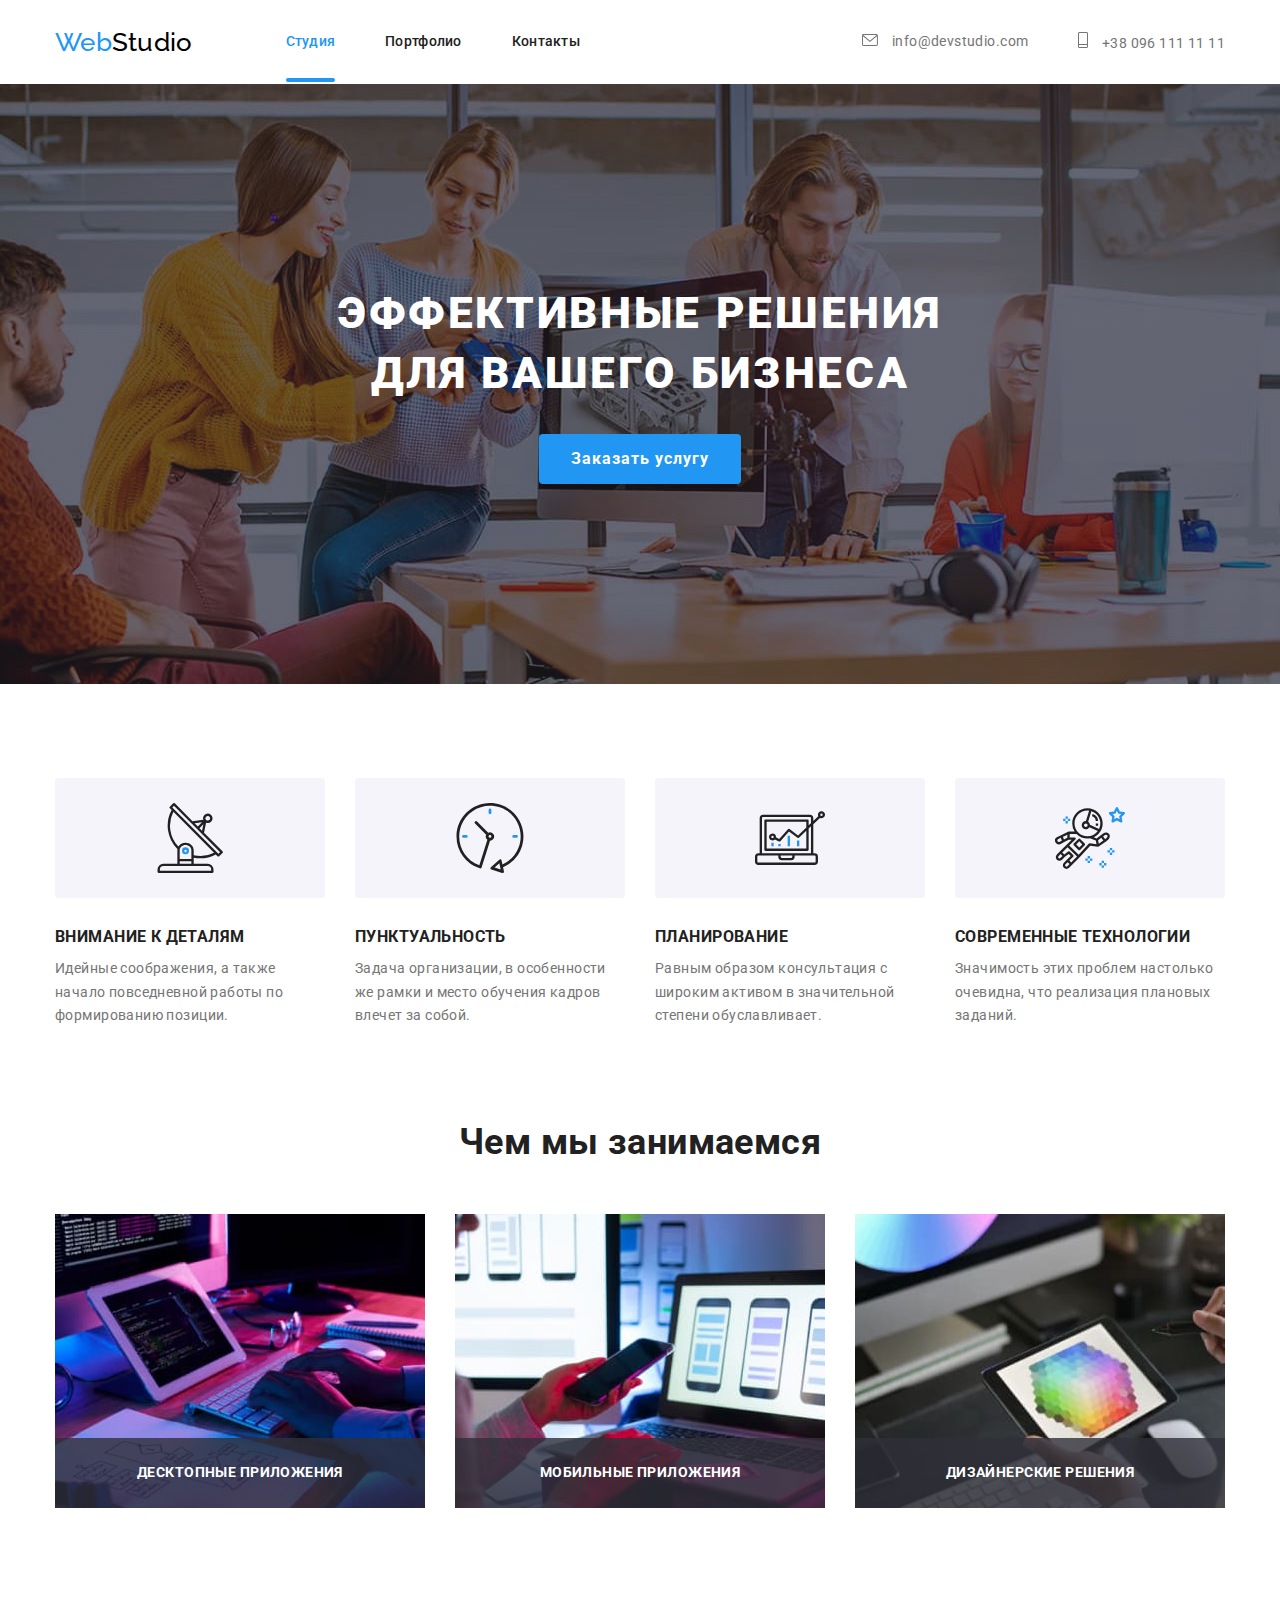
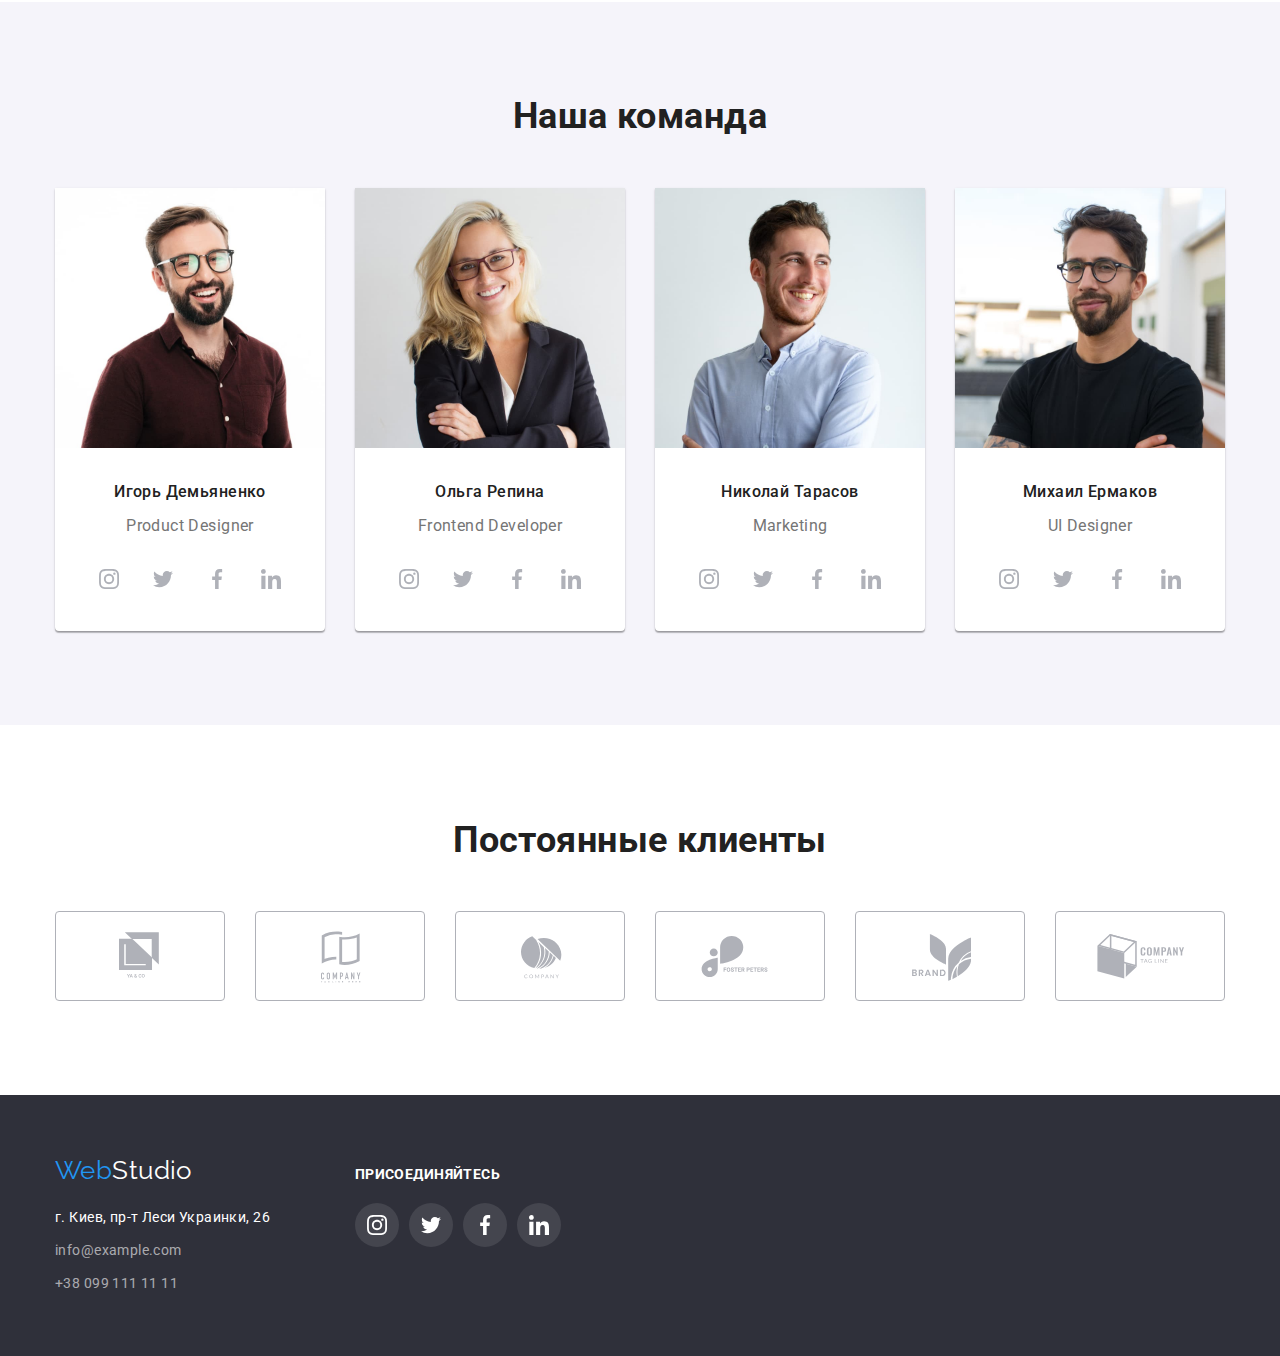
<file: index.html>
<!DOCTYPE html>
<html lang="ru">
<head>
    <meta charset="UTF-8">
    <meta name="viewport" content="width=device-width, initial-scale=1.0">
    <title>Document</title>
    <link rel="stylesheet" href="https://cdnjs.cloudflare.com/ajax/libs/modern-normalize/1.0.0/modern-normalize.min.css">
    <link rel="preconnect" href="https://fonts.gstatic.com">
    <link href="https://fonts.googleapis.com/css2?family=Raleway:wght@700&family=Roboto:wght@400;500;700;900&display=swap"
    rel="stylesheet">
    <link rel="stylesheet" href="./style/style.css">
</head>
<body>
    <!--Шапка сайта-->
    <header>
        <div class="container header-div">
          <nav class="nav">
            <a class="logo" href="./index.html">
                Web<span class="logo-type">Studio</span></a>
            <ul class="list header-link">
                <li class="item"><a class="nav-link current" href="./index.html">Студия</a></li>
                <li class="item"><a class="nav-link" href="./portfolio.html">Портфолио</a></li>
                <li class="item"><a class="nav-link" href="">Контакты</a></li>
            </ul>
          </nav>
          <ul class="list header-contacts">
            <li class="item">
                <a class="nav-contacts" href="mailto:info@devstudio.com">
                    <svg class="svg-mail">
                        <use href="./images/symbol-defs.svg#icon-envelope"></use>
                    </svg>
                    info@devstudio.com</a>
            </li>
            <li class="item">
                <a class="nav-contacts" href="tel:+380961111111">
                    <svg class="svg-tel">
                        <use href="./images/symbol-defs.svg#icon-mobile"></use>
                    </svg>
                    +38 096 111 11 11</a>
            </li>
          </ul>
        </div>
    </header>

    <main>
<!--Герой-->
        <section class="hero overlay"> 
                <h1 class="hero-title">Эффективные решения для вашего бизнеса</h1>
                <div class="hero-div">
                    <button data-modal-open class="hero-button">Заказать услугу</button>  
                </div>
        </section>

        <!--Особенности-->
        <section class="features">
            <div class="container">
            <h2 class="visually-hidden">Особенности компании</h2>
            <ul class="list features-list">
                <li class="item">
                    <div class="features-svg">
                        <svg class="item-svg">
                            <use href="./images/symbol-defs.svg#icon-Group"></use>
                        </svg>
                    </div>
                        <h3 class="features-title">Внимание к деталям</h3>
                            <p class="features-description">Идейные соображения, а также начало повседневной работы по формированию позиции.</p>
                </li>
                <li class="item">
                    <div class="features-svg">
                        <svg class="item-svg">
                            <use href="./images/symbol-defs.svg#icon-clock-1"></use>
                        </svg>
                    </div>
                    <h3 class="features-title">Пунктуальность</h3>
                        <p class="features-description">Задача организации, в особенности же рамки и место обучения кадров влечет за собой.</p>
                </li>
                <li class="item">
                    <div class="features-svg">
                        <svg class="item-svg">
                            <use href="./images/symbol-defs.svg#icon-diagram-1"></use>
                        </svg>
                    </div>
                    <h3 class="features-title">Планирование</h3>
                    <p class="features-description">Равным образом консультация с широким активом в значительной степени обуславливает.</p>
                </li>
                <li class="item">
                      <div class="features-svg">
                        <svg class="item-svg">
                            <use href="./images/symbol-defs.svg#icon-astronaut-1"></use>
                        </svg>
                    </div>  
                    <h3 class="features-title">Современные технологии</h3>
                    <p class="features-description">Значимость этих проблем настолько очевидна, что реализация плановых заданий.</p>
                </li>
            </ul>
            </div>
        </section>
        
        <!--примеры работ-->
        <section class="works">
            <div class="container">
                <h2 class="title-section">Чем мы занимаемся</h2>
                    <ul class="list works-list">
                    <li class="list">                       
                        <img src="./images/comp.jpg" alt="работа на компьютере" width="370" height="294">
                        <div class="work-name">
                            <p>ДЕСКТОПНЫЕ ПРИЛОЖЕНИЯ</p>
                        </div>
                    </li>
                    <li class="list">                  
                        <img src="./images/smart.jpg" alt="работа на смартфоне" width="370" height="294"> 
                        <div class="work-name">
                            <p>МОБИЛЬНЫЕ ПРИЛОЖЕНИЯ</p>
                        </div>                      
                    </li>
                    <li class="list">                      
                        <img src="./images/tablet.jpg" alt="работа на планшете" width="370" height="294">
                        <div class="work-name">
                            <p>ДИЗАЙНЕРСКИЕ РЕШЕНИЯ</p>
                        </div>               
                    </li>
                 </ul>
            </div>
        </section>
<!--Состав команды-->
        <section class="team">
            <div class="container">
                <h2 class="title-section">Наша команда</h2>
                <ul class="list team-list">
                    <li class="item"> 
                        <img class="team-photo" src="./images/Igor.jpg" alt="фото Игоря Демьяненко" width="270" height="260">
                        <div> 
                            <h3 class="member-team">Игорь Демьяненко</h3>
                            <p class="description-member">Product Designer</p>
                            <ul class="list team-links">
                                <li class="link-item">
                                    <a class="container-link" href="">
                                        <svg class="team-svg">
                                            <use href="./images/symbol-defs.svg#icon-instagram-2"></use>
                                        </svg>
                                    </a>
                                </li>
                                <li class="link-item">
                                    <a class="container-link" href="">
                                        <svg class="team-svg">
                                            <use href="./images/symbol-defs.svg#icon-twitter-1"></use>
                                        </svg>
                                    </a>
                                </li>
                                <li class="link-item">
                                    <a class="container-link" href="">
                                        <svg class="team-svg">
                                            <use href="./images/symbol-defs.svg#icon-facebook-1"></use>
                                        </svg>
                                    </a>
                                </li>
                                <li class="link-item">
                                    <a class="container-link" href="">
                                        <svg class="team-svg">
                                            <use href="./images/symbol-defs.svg#icon-linkedin-1"></use>
                                        </svg>
                                    </a>
                                </li>
                            </ul>
                        </div>
                    </li>
                     <li class="item">               
                        <img class="team-photo" src="./images/Olga.jpg" alt="фото Ольги Репиной" width="270" height="260">
                         <div>
                            <h3 class="member-team">Ольга Репина</h3>
                            <p class="description-member">Frontend Developer</p>
                           <ul class="list team-links">
                                <li class="link-item">
                                    <a class="container-link" href="">
                                        <svg class="team-svg">
                                            <use href="./images/symbol-defs.svg#icon-instagram-2"></use>
                                        </svg>
                                    </a>
                                </li>
                                <li class="link-item">
                                    <a class="container-link" href="">
                                        <svg class="team-svg">
                                            <use href="./images/symbol-defs.svg#icon-twitter-1"></use>
                                        </svg>
                                    </a>
                                </li>
                                <li class="link-item">
                                    <a class="container-link" href="">
                                        <svg class="team-svg">
                                            <use href="./images/symbol-defs.svg#icon-facebook-1"></use>
                                        </svg>
                                    </a>
                                </li>
                                <li class="link-item">
                                    <a class="container-link" href="">
                                        <svg class="team-svg">
                                            <use href="./images/symbol-defs.svg#icon-linkedin-1"></use>
                                        </svg>
                                    </a>
                                </li>
                           </ul> 
                        </div>
                    </li>
                    <li class="item">
                        <img class="team-photo" src="./images/Nikolay.jpg" alt="фото Николая Тарасова" width="270" height="260">
                        <div>
                            <h3 class="member-team">Николай Тарасов</h3>
                            <p class="description-member">Marketing</p>
                            <ul class="list team-links">
                                <li class="link-item">
                                    <a class="container-link" href="">
                                        <svg class="team-svg">
                                            <use href="./images/symbol-defs.svg#icon-instagram-2"></use>
                                        </svg>
                                    </a>
                                </li>
                                <li class="link-item">
                                    <a class="container-link" href="">
                                        <svg class="team-svg">
                                            <use href="./images/symbol-defs.svg#icon-twitter-1"></use>
                                        </svg>
                                    </a>
                                </li>
                                <li class="link-item">
                                    <a class="container-link" href="">
                                        <svg class="team-svg">
                                            <use href="./images/symbol-defs.svg#icon-facebook-1"></use>
                                        </svg>
                                    </a>
                                </li>
                                <li class="link-item">
                                    <a class="container-link" href="">
                                        <svg class="team-svg">
                                            <use href="./images/symbol-defs.svg#icon-linkedin-1"></use>
                                        </svg>
                                    </a>
                                </li>
                            </ul>
                        </div>  
                    </li>
                    <li class="item">
                        <img class="team-photo" src="./images/Mihail.jpg" alt="фото Михаила Ермакова" width="270" height="260">
                        <div>
                            <h3 class="member-team">Михаил Ермаков</h3>
                            <p class="description-member">UI Designer</p>
                            <ul class="list team-links">
                                <li class="link-item">
                                    <a class="container-link" href="">
                                        <svg class="team-svg">
                                            <use href="./images/symbol-defs.svg#icon-instagram-2"></use>
                                        </svg>
                                    </a>
                                </li>
                                <li class="link-item">
                                    <a class="container-link" href="">
                                        <svg class="team-svg">
                                            <use href="./images/symbol-defs.svg#icon-twitter-1"></use>
                                        </svg>
                                    </a>
                                </li>
                                <li class="link-item">
                                    <a class="container-link" href="">
                                        <svg class="team-svg">
                                            <use href="./images/symbol-defs.svg#icon-facebook-1"></use>
                                        </svg>
                                    </a>
                                </li>
                                <li class="link-item">
                                    <a class="container-link" href="">
                                        <svg class="team-svg">
                                            <use href="./images/symbol-defs.svg#icon-linkedin-1"></use>
                                        </svg>
                                    </a>
                                </li>
                            </ul>
                        </div>
                    </li>
            </ul>
            </div>
        </section >
 <!-- clients -->
        <section class="clients">
            <div class="container">
                <h2 class="clints-title">Постоянные клиенты</h2>
                <ul class="clients-icon list">
                    <li class="clients-container">
                            <a class="clients-link" href="">
                                <svg class="clients-svg1">
                                    <use href="./images/symbol-defs.svg#icon-logo-1"></use>
                                </svg>
                            </a>
                    </li>
                    <li class="clients-container">
                            <a class="clients-link" href="">
                                <svg class="clients-svg2">
                                    <use href="./images/symbol-defs.svg#icon-logo-2"></use>
                                </svg>
                            </a>
                    </li>
                    <li class="clients-container">
                            <a class="clients-link" href="">
                                <svg class="clients-svg3">
                                    <use href="./images/symbol-defs.svg#icon-logo-3"></use>
                                </svg>
                            </a>
                    </li>
                    <li class="clients-container">
                            <a class="clients-link" href="">
                                <svg class="clients-svg4">
                                    <use href="./images/symbol-defs.svg#icon-logo-4"></use>
                                </svg>
                            </a>
                    </li>
                    <li class="clients-container">
                            <a class="clients-link" href="">
                                <svg class="clients-svg5">
                                    <use href="./images/symbol-defs.svg#icon-logo-5"></use>
                                </svg>
                            </a>
                    </li>
                    <li class="clients-container">
                            <a class="clients-link" href="">
                                <svg class="clients-svg6">
                                    <use href="./images/symbol-defs.svg#icon-logo-6"></use>
                                </svg>
                            </a>
                    </li>
                </ul>
            </div>
        </section>
        
    </main>
<!--футер-->
    <footer class="footer"> 
            <div class="container footer-position">
                <div>
                    <a class="logo footer-company" href="./index.html">
                     Web<span class="logo-footer">Studio</span> 
                    </a>
                    <address class="footer-address">
                     г. Киев, пр-т Леси Украинки, 26
                    </address>
                    <ul class="list footer-info">
                    <li class="item">
                        <a class="footer-contacts footer-mail" href="mailto:info@example.com">info@example.com</a>
                    </li>
                    <li class="item">
                        <a class="footer-contacts" href="tel:+380991111111">+38 099 111 11 11</a>
                    </li>
                    </ul>
                </div>
                <div class="container-join">
                    <p class="footer-appeal">ПРИСОЕДИНЯЙТЕСЬ</p>
                    <ul class="list footer-list-svg">
                        <li class="footer-mess">
                            <a class="footer-link-mess" href="">
                                <svg class="footer-svg">
                                    <use href="./images/symbol-defs.svg#icon-instagram-2"></use>
                                </svg>
                            </a>
                        </li>
                        <li class="footer-mess">
                            <a class="footer-link-mess" href="">
                                <svg class="footer-svg">
                                    <use href="./images/symbol-defs.svg#icon-twitter-1"></use>
                                </svg>
                            </a>
                        </li>
                        <li class="footer-mess">
                            <a class="footer-link-mess" href="">
                                <svg class="footer-svg">
                                    <use href="./images/symbol-defs.svg#icon-facebook-1"></use>
                                </svg>
                            </a>
                        </li>
                        <li class="footer-mess">
                            <a class="footer-link-mess" href="">
                                <svg class="footer-svg">
                                    <use href="./images/symbol-defs.svg#icon-linkedin-1"></use>
                                </svg>
                            </a>
                        </li>
                    </ul>

                </div>
            </div>
    </footer>
    <!-- Modal -->
    <div class="backdrop is-hidden" data-modal>
        <div class="modal">
            <button class="close-modal" data-modal-close>
                <svg class="close-svg">
                    <use href="./images/symbol-defs.svg#icon-close-1"></use>
                </svg>
            </button>
        </div>
    </div>
    <script src="./js/modal.js"></script>
    
</body>
</html>
</file>
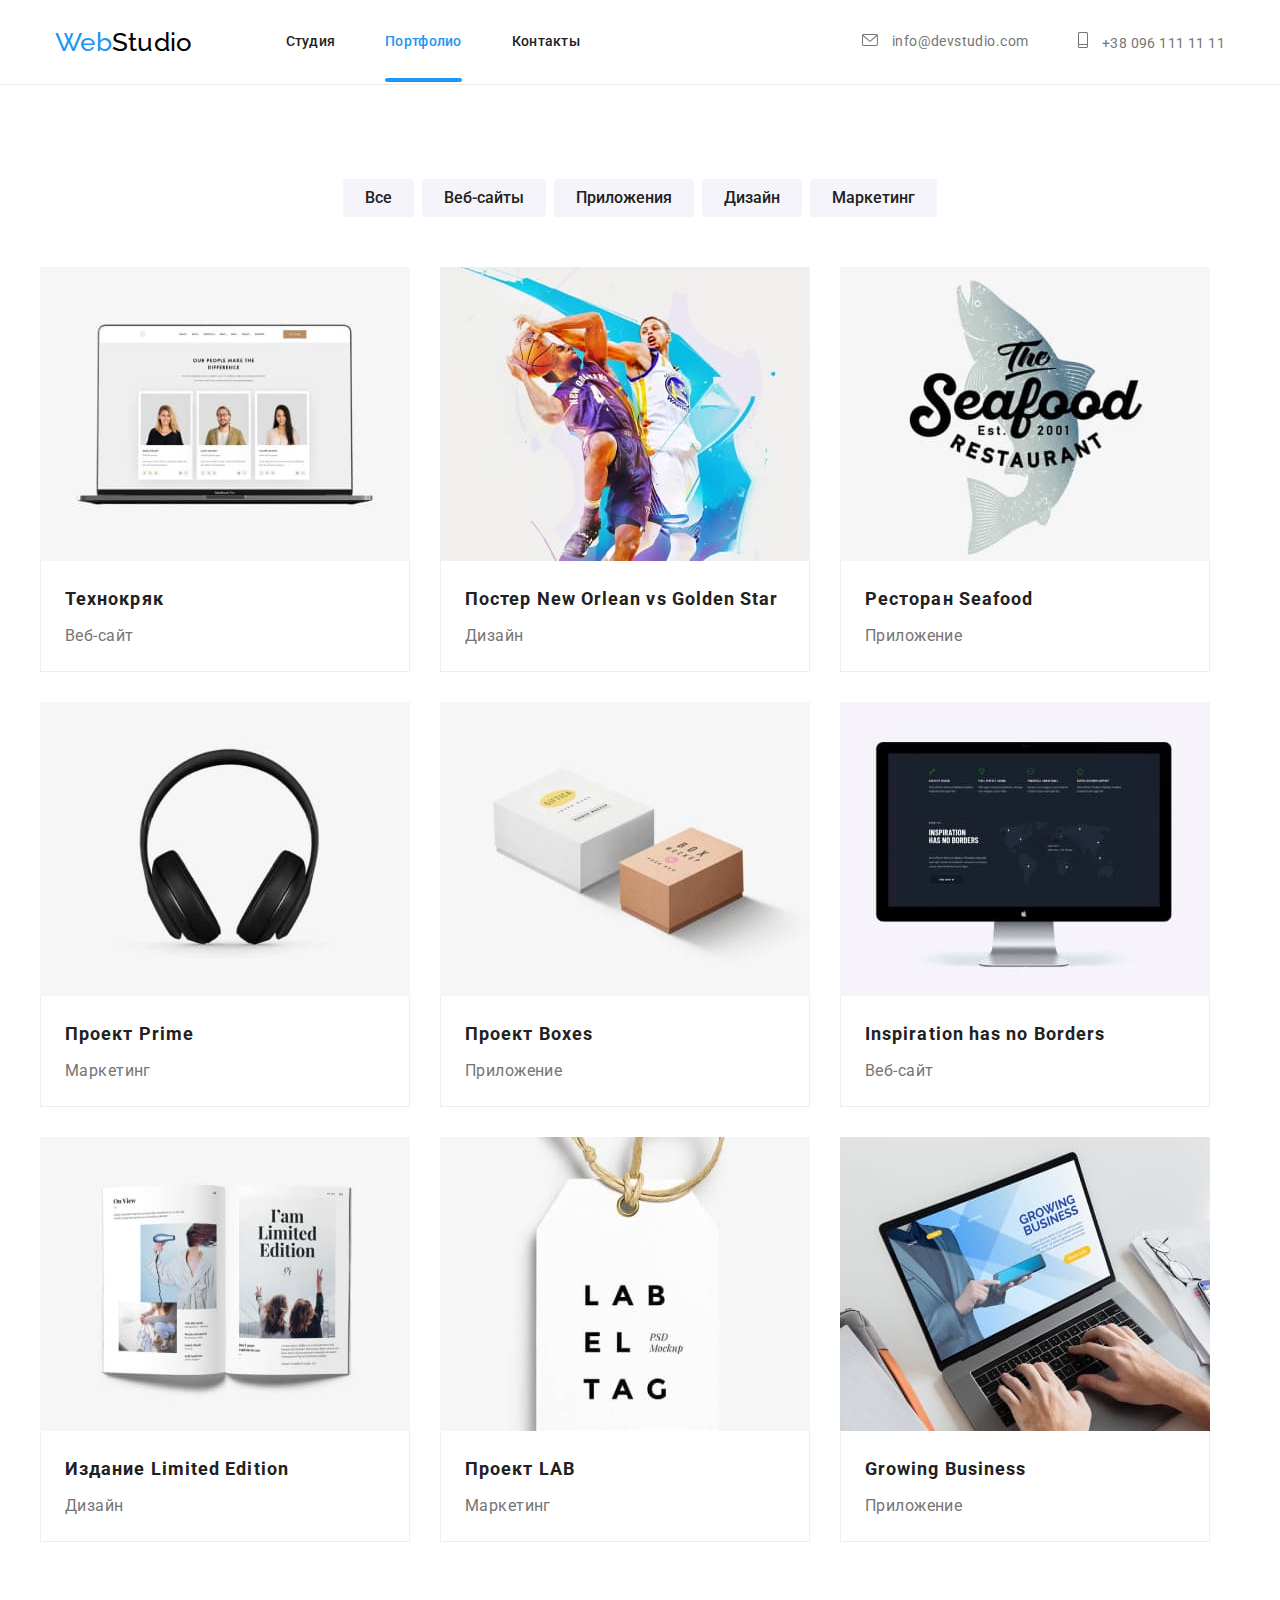
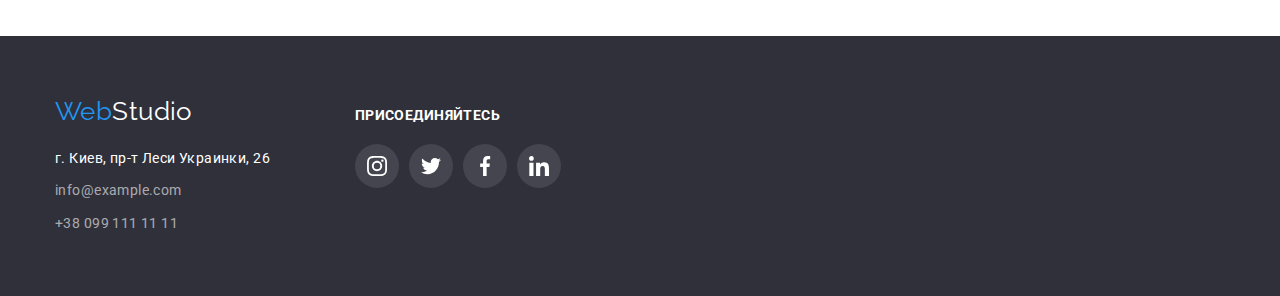
<file: portfolio.html>
<!DOCTYPE html>
<html lang="ru">

<head>
    <meta charset="UTF-8">
    <meta name="viewport" content="width=device-width, initial-scale=1.0">
    <title>Document</title>
    <link rel="stylesheet" href="https://cdnjs.cloudflare.com/ajax/libs/modern-normalize/1.0.0/modern-normalize.min.css">
    <link rel="preconnect" href="https://fonts.gstatic.com">
    <link href="https://fonts.googleapis.com/css2?family=Raleway:wght@700&family=Roboto:wght@400;500;700;900&display=swap"
    rel="stylesheet">
    <link rel="stylesheet" href="./style/style.css">
</head>

<body>
    <!--Шапка сайта-->
    <header class="header-portfolio">
        <div class="container header-div">
            <nav class="nav">
                <a class="logo" href="./index.html">
                 Web<span class="logo-type">Studio</span>
                </a>
                <ul class="list header-link">
                <li class="item"><a class="nav-link " href="./index.html">Студия</a></li>
                <li class="item"><a class="nav-link current" href="./portfolio.html">Портфолио</a></li>
                <li class="item"><a class="nav-link " href="">Контакты</a></li>
                </ul>
            </nav>
            <ul class="list header-contacts">
                <li class="item">
                    <a class="nav-contacts" href="mailto:info@devstudio.com">
                        <svg class="svg-mail">
                            <use href="./images/symbol-defs.svg#icon-envelope"></use>
                        </svg>
                        info@devstudio.com</a>
                </li>
                <li class="item">
                    <a class="nav-contacts" href="tel:+380961111111">
                        <svg class="svg-tel">
                            <use href="./images/symbol-defs.svg#icon-mobile"></use>
                        </svg>
                        +38 096 111 11 11</a>
                </li>
            </ul>
        </div>
    </header>

    <main>
        <section>
            <div class="container examples-container">
                <h1 class="visually-hidden">Примеры работ</h1>
        <!-- Список кнопок -->
                <ul class="list examples-button">
                    <li class="item">
                        <button class="button" type="button">Все</button>
                    </li>
                    <li class="item">
                        <button class="button" type="button">Веб-сайты</button>
                    </li>
                    <li class="item">
                     <button class="button" type="button">Приложения</button>
                    </li>
                    <li class="item">
                     <button class="button" type="button">Дизайн</button>
                     </li>
                 <li class="item">
                        <button class="button" type="button">Маркетинг</button>
                 </li>
                </ul>
         <!-- Список работ -->
                <ul class="list examples">
                    <li class="item">
                     <a class="decor" href="">
                        <div class="examples-overlay">
                            <img class="examples-img" src="./images/Tehno.jpg" alt="страница веб-сайта">
                            <p class="overlay-text">Технокряк это современная площадка распространения коронавируса. Компании используют эту платформу для цифрового
                            шпионажа и атак на защищённые сервера конкурентов.</p>
                        </div>
                        <div class="decor-description"> 
                             <h2 class="portfolio-title">Технокряк</h2>
                             <p class="portfolio-filter">Веб-сайт</p>
                        </div>
                    </a>
                    </li>
                    <li class="item">
                     <a class="decor" href="">
                        <div class="examples-overlay">
                         <img class="examples-img" src="./images/poster.jpg" alt="два баскетболиста">
                        <p class="overlay-text">Технокряк это современная площадка распространения коронавируса. Компании используют эту платформу для цифрового
                            шпионажа и атак на защищённые сервера конкурентов.</p>
                        </div>
                         <div class="decor-description">
                             <h2 class="portfolio-title">Постер 
                             <span lang="en">New Orlean vs Golden Star</span></h2>
                             <p class="portfolio-filter">Дизайн</p>
                            </div>
                     </a>
                    </li>
                    <li class="item">
                     <a class="decor" href="">
                        <div class="examples-overlay">
                         <img class="examples-img" src="./images/rest.jpg" alt="логотип ресторана">
                        <p class="overlay-text">Технокряк это современная площадка распространения коронавируса. Компании используют эту платформу для цифрового
                            шпионажа и атак на защищённые сервера конкурентов.</p>
                        </div>
                         <div class="decor-description">
                              <h2 class="portfolio-title">Ресторан   
                              <span lang="en">Seafood</span></h2>
                              <p class="portfolio-filter">Приложение</p>
                          </div>
                     </a>
                    </li>
                    <li class="item">
                     <a class="decor" href="">
                        <div class="examples-overlay">
                         <img class="examples-img" src="./images/prime.jpg" alt="черные наушники">
                        <p class="overlay-text">Технокряк это современная площадка распространения коронавируса. Компании используют эту платформу для цифрового
                            шпионажа и атак на защищённые сервера конкурентов.</p>
                        </div>
                         <div class="decor-description">   
                               <h2 class="portfolio-title">Проект 
                              <span lang="en">Prime</span>
                             </h2>
                              <p class="portfolio-filter">Маркетинг</p>
                         </div>
                     </a>
                    </li>
                    <li class="item">
                      <a class="decor" href="">
                        <div class="examples-overlay">
                          <img class="examples-img" src="./images/boxes.jpg" alt="две коробки">
                        <p class="overlay-text">Технокряк это современная площадка распространения коронавируса. Компании используют эту платформу для цифрового
                            шпионажа и атак на защищённые сервера конкурентов.</p>
                        </div>
                          <div class="decor-description">
                              <h2 class="portfolio-title">Проект 
                              <span lang="en">Boxes</span>
                             </h2>
                             <p class="portfolio-filter">Приложение</p>
                          </div>
                     </a>
                    </li>
                    <li class="item">
                     <a class="decor" href="">
                        <div class="examples-overlay">
                         <img class="examples-img" src="./images/mon.jpg" alt="Обзор веб-сайта на мониторе">
                        <p class="overlay-text">Технокряк это современная площадка распространения коронавируса. Компании используют эту платформу для цифрового
                            шпионажа и атак на защищённые сервера конкурентов.</p>
                        </div>
                         <div class="decor-description">    
                              <h2 class="portfolio-title" lang="en">Inspiration has no Borders</h2>
                              <p class="portfolio-filter">Веб-сайт</p>
                         </div>
                     </a>
                    </li>
                    <li class="item">
                     <a class="decor" href="">
                        <div class="examples-overlay">
                          <img class="examples-img" src="./images/edition.jpg" alt="открытая книга">
                        <p class="overlay-text">Технокряк это современная площадка распространения коронавируса. Компании используют эту платформу для цифрового
                            шпионажа и атак на защищённые сервера конкурентов.</p>
                        </div>
                          <div class="decor-description">
                               <h2 class="portfolio-title">Издание 
                              <span lang="en">Limited Edition</span> 
                             </h2>
                                 <p class="portfolio-filter">Дизайн</p>
                         </div>
                     </a>
                    </li>
                    <li class="item">
                     <a class="decor" href="">
                        <div class="examples-overlay">
                            <img class="examples-img" src="./images/lab.jpg" alt="логотип компании">
                            <p class="overlay-text">Технокряк это современная площадка распространения коронавируса. Компании используют эту платформу для цифрового
                            шпионажа и атак на защищённые сервера конкурентов.</p>
                        </div>
                         <div class="decor-description">    
                              <h2 class="portfolio-title">Проект 
                             <span lang="en">LAB</span> 
                             </h2>
                                 <p class="portfolio-filter">Маркетинг</p>
                        </div>
                      </a>
                    </li>
                    <li class="item">
                     <a class="decor" href="">
                        <div class="examples-overlay">
                          <img class="examples-img" src="./images/business.jpg" alt="обзор веб-сайта на ноутбуке">
                          <p class="overlay-text">Технокряк это современная площадка распространения коронавируса. Компании используют эту платформу для цифрового
                          шпионажа и атак на защищённые сервера конкурентов.</p>
                        </div>
                        <div class="decor-description">    
                             <h2 class="portfolio-title" lang="en">Growing Business</h2>
                              <p class="portfolio-filter">Приложение</p>
                         </div>
                     </a>
                    </li>
                </ul>
            </div>
        </section>
    </main>
    <!--футер-->
<footer class="footer">
    <div class="container footer-position">
        <div>
            <a class="logo footer-company" href="./index.html">
                Web<span class="logo-footer">Studio</span>
            </a>
            <address class="footer-address">
                г. Киев, пр-т Леси Украинки, 26
            </address>
            <ul class="list footer-info">
                <li class="item">
                    <a class="footer-contacts footer-mail" href="mailto:info@example.com">info@example.com</a>
                </li>
                <li class="item">
                    <a class="footer-contacts" href="tel:+380991111111">+38 099 111 11 11</a>
                </li>
            </ul>
        </div>
        <div class="container-join">
            <p class="footer-appeal">ПРИСОЕДИНЯЙТЕСЬ</p>
            <ul class="list footer-list-svg">
                <li class="footer-mess">
                    <a class="footer-link-mess" href="">
                        <svg class="footer-svg">
                            <use href="./images/symbol-defs.svg#icon-instagram-2"></use>
                        </svg>
                    </a>
                </li>
                <li class="footer-mess">
                    <a class="footer-link-mess" href="">
                        <svg class="footer-svg">
                            <use href="./images/symbol-defs.svg#icon-twitter-1"></use>
                        </svg>
                    </a>
                </li>
                <li class="footer-mess">
                    <a class="footer-link-mess" href="">
                        <svg class="footer-svg">
                            <use href="./images/symbol-defs.svg#icon-facebook-1"></use>
                        </svg>
                    </a>
                </li>
                <li class="footer-mess">
                    <a class="footer-link-mess" href="">
                        <svg class="footer-svg">
                            <use href="./images/symbol-defs.svg#icon-linkedin-1"></use>
                        </svg>
                    </a>
                </li>
            </ul>

        </div>
    </div>
</footer>
</body>
</html>
</file>
<file: style/style.css>
/*  primary color:  #757575 */
/* secondary color: #212121   */
/*  footer color: rgba(255, 255, 255, 0.6) */
/* accent color: #2196F3; */

:root {
  --primary-text-color: #757575;
  --title-text-color: #212121;
  --accent-color: #2196f3;
  --primary-white-color: #ffffff;
  --primary-black-color: #000000;
  --svg-team-color: #afb1b8;
  --footer-color: rgba(255, 255, 255, 0.6);

  --secondary-backgroung-color: #f5f4fa;
  --hero-bg-color: #c4c4c4;
  --footer-backgroung-color: #2f303a;
  --gradient-hero-color: rgba(47, 48, 58, 0.4);
  --animation-duration: 250ms;
  --animation-timing: cubic-bezier(0.4, 0, 0.2, 1);
}

body {
  background-color: var(--primary-white-color);
  color: var(--primary-text-color);
  font-family: roboto, sans-serif;
  font-weight: normal;
  font-size: 14px;
  line-height: 1.14;
  letter-spacing: 0.03em;
}
.visually-hidden {
  position: absolute;
  clip: rect(0 0 0 0);
  width: 1px;
  height: 1px;
  margin: -1px;
}
h2,
h3 {
  margin: 0;

  color: var(--title-text-color);
}
p {
  margin: 0;
}

.list {
  list-style: none;
  padding-left: 0;
  padding-right: 0;
  margin-top: 0;
  margin-bottom: 0;
}
.container {
  width: 1200px;
  margin-left: auto;
  margin-right: auto;
  padding-left: 15px;
  padding-right: 15px;
}
/* header */
header {
  border-bottom: 1px;
}

.header-div {
  display: flex;
  align-items: center;
}
.header-div .nav {
  display: flex;
  align-items: center;
  font-weight: 500;
  letter-spacing: 0.02em;
}

.header-link {
  display: flex;
}
.header-link .item {
  margin-right: 50px;
}
.header-link .item:last-child {
  margin-right: 0;
}
.header-contacts {
  display: flex;
  margin-left: auto;
  align-items: center;
}

.header-contacts .item:first-child {
  margin-right: 50px;
}

.logo {
  display: block;
  margin-right: 93px;

  color: var(--accent-color);
  font-family: Raleway, sans-serif;
  font-size: 26px;
  line-height: 1.19;
  text-decoration: none;
}
.logo-type {
  color: var(--primary-black-color);
}
.nav-link {
  position: relative;
  display: block;
  padding: 32px 0;

  transition: color var(--animation-duration) var(--animation-timing);

  color: var(--title-text-color);
  text-decoration: none;
}
.nav-link:focus,
.nav-link:hover {
  color: var(--accent-color);
}
.nav .nav-link.current {
  color: var(--accent-color);
}
.nav-link.current::after {
  content: '';

  position: absolute;
  left: 0;
  bottom: 0;

  width: 100%;
  height: 4px;

  background-color: var(--accent-color);
  border-radius: 2px;
}

.nav-contacts {
  display: block;
  padding: 32px 0;

  transition-property: color, fill;
  transition: var(--animation-duration) var(--animation-timing);

  color: var(--primary-text-color);
  fill: var(--primary-text-color);
  text-decoration: none;
}
.nav-contacts:focus,
.nav-contacts:hover {
  color: var(--accent-color);
  fill: currentColor;
}
.svg-mail {
  margin-right: 10px;
  width: 16px;
  height: 12px;
}
.svg-tel {
  margin-right: 10px;
  width: 10px;
  height: 16px;
}

/* hero */
.overlay {
  max-width: 1600px;
  height: 600px;
  background-image: linear-gradient(
      var(--gradient-hero-color),
      var(--gradient-hero-color)
    ),
    url(../images/bg-hero.jpg);
  background-color: var(--hero-bg-color);
  background-position: center;
  margin: 0 auto;
}
.hero {
  padding: 200px 0;
}

.hero-title {
  display: block;
  margin-right: auto;
  margin-left: auto;
  width: 696px;
  margin-top: 0;
  margin-bottom: 30px;

  color: var(--primary-white-color);
  font-weight: 900;
  font-size: 44px;
  line-height: 1.36;
  letter-spacing: 0.06em;
  text-transform: uppercase;
  text-align: center;
}
.hero-button {
  display: block;
  margin-right: auto;
  margin-left: auto;
  padding: 10px 32px;
  min-width: 200px;
  border: 0;
  border-radius: 4px;
  box-shadow: 0px 4px 4px rgba(0, 0, 0, 0.15);

  background-color: var(--accent-color);
  color: var(--primary-white-color);
  font-weight: bold;
  font-size: 16px;
  line-height: 1.87;
  letter-spacing: 0.06em;
}
.backdrop {
  position: fixed;
  top: 0;
  left: 0;
  width: 100%;
  height: 100%;
  background-color: rgba(0, 0, 0, 0.2);

  opacity: 1;
  transition: opacity 200ms cubic-bezier(0.4, 0, 0.2, 1);
}
.backdrop.is-hidden {
  opacity: 0;
  pointer-events: none;
}
.backdrop.is-hidden .modal {
  transform: translate(-50%, -50%) scale(0.7);
}
.modal {
  position: absolute;
  top: 50%;
  left: 50%;

  min-height: 581px;
  min-width: 528px;

  background-color: var(--primary-white-color);
  box-shadow: 0px 1px 3px rgba(0, 0, 0, 0.12), 0px 1px 1px rgba(0, 0, 0, 0.14),
    0px 2px 1px rgba(0, 0, 0, 0.2);
  border-radius: 4px;

  transform: translate(-50%, -50%) scale(1.1);
  transition: transform 200ms cubic-bezier(0.4, 0, 0.2, 1);
}
.close-modal {
  position: absolute;
  top: 0;
  right: 0;
  margin-top: 8px;
  margin-right: 8px;
  padding: 0px;

  background-color: var(--primary-white-color);
  border: 0px;
}
.close-svg {
  width: 30px;
  height: 30px;
}
/* main */

/* features */
.features {
  padding: 94px 0;
}

.features-title {
  margin-bottom: 10px;

  font-weight: bold;
  text-transform: uppercase;
}
.features-svg {
  display: flex;
  justify-content: center;
  margin-bottom: 30px;
  padding: 25px 0px;
  background-color: var(--secondary-backgroung-color);
  border-radius: 4px;
}
.features-svg .item-svg {
  width: 70px;
  height: 70px;
}
.features-svg .item {
  width: 70px;
  height: 70px;
}
.features-list {
  display: flex;
  margin-right: -30px;
}

.features-list .item {
  width: 270px;
  margin-right: 30px;
}
.features-list .item:last-child {
  width: 270px;
  margin-right: 0;
}

.features-description {
  line-height: 1.71;
}
/* works */
.works-container {
  width: 1200px;
  margin-left: auto;
  margin-right: auto;
}
.works {
  padding-bottom: 94px;
}
.title-section {
  margin-bottom: 50px;

  font-weight: bold;
  font-size: 36px;
  line-height: 1.16;
  text-align: center;
}
.works-list {
  display: flex;
}
.works-list .list:first-child {
  margin-left: 0;
}
.works-list .list {
  position: relative;
  height: 294px;
  margin-left: 30px;
}
.work-name {
  position: absolute;
  left: 0;
  bottom: 0;
  width: 100%;
  display: block;

  padding: 27px 0px;
  text-align: center;

  background-color: rgba(47, 48, 58, 0.8);
  color: var(--primary-white-color);
  font-weight: bold;
}
/* team */
.team {
  padding: 94px 0;

  background-color: var(--secondary-backgroung-color);
}
.team-list {
  display: flex;
}
.team-list .item:last-child {
  margin-right: 0;
}
.team-list .item {
  width: 270px;
  margin-right: 30px;
  box-shadow: 0px 1px 3px rgba(0, 0, 0, 0.12), 0px 1px 1px rgba(0, 0, 0, 0.14),
    0px 2px 1px rgba(0, 0, 0, 0.2);
  border-radius: 0px 0px 4px 4px;
  background-color: var(--primary-white-color);
}
.team-list .item div {
  padding: 30px 32px;
  text-align: center;
}

.member-team {
  margin-bottom: 10px;

  font-weight: 500;
  font-size: 16px;
  line-height: 1.19;
}
.description-member {
  font-weight: normal;
  font-size: 16px;
  line-height: 1.9;
  margin-bottom: 16px;
}
.team-links {
  display: flex;
  justify-content: space-between;
}

.link-item > .container-link {
  display: block;
  padding: 12px;
  width: 44px;
  height: 44px;
  margin-right: 10px;
  color: var(--primary-text-color);
  fill: var(--svg-team-color);

  transition-property: color, fill;
  transition: var(--animation-duration) var(--animation-timing);
}
.container-link:last-child {
  margin-right: 0px;
}
.link-item > .container-link:hover,
.link-item > .container-link:focus {
  background-color: var(--accent-color);
  border-radius: 50%;
  color: var(--primary-white-color);
  fill: currentColor;
}
.team-svg {
  width: 20px;
  height: 20px;
}
/* Clients */
.clints-title {
  padding-top: 94px;
  margin-bottom: 50px;

  font-style: normal;
  font-size: 36px;
  line-height: 1.17;
  text-align: center;
}

.clients-icon {
  display: flex;
  padding-bottom: 94px;
}
.clients-container {
  margin-right: 30px;
}
.clients-container:last-child {
  margin-right: 0px;
}

.clients-link {
  display: block;
  width: 170px;
  height: 90px;
  border: 1px solid #afb1b8;
  border-radius: 4px;

  transition-property: color, fill;
  transition: var(--animation-duration) var(--animation-timing);

  color: var(--primary-text-color);
  fill: var(--svg-team-color);
}

.clients-link:hover,
.clients-link:focus {
  border: 1px solid #2196f3;
  cursor: pointer;
  color: var(--accent-color);
  fill: var(--accent-color);
  cursor: pointer;
}

.clients-svg1 {
  width: 44px;
  height: 49px;
  margin: 20px 63px;
}
.clients-svg2 {
  width: 40px;
  height: 52px;
  margin: 19px 65px;
}
.clients-svg3 {
  width: 41px;
  height: 43px;
  margin: 24px 64px 23px 65px;
}
.clients-svg4 {
  width: 80px;
  height: 42px;
  margin: 24px 45px;
}
.clients-svg5 {
  width: 59px;
  height: 47px;
  margin: 22px 55px 21px 56px;
}
.clients-svg6 {
  width: 88px;
  height: 45px;
  margin: 22px 41px;
}
/* portfolio */
.header-portfolio {
  border-bottom: 1px solid #ececec;
}
.header-div {
  display: flex;
  align-items: center;
}
.header-portfolio .nav {
  display: flex;
  align-items: center;
}

/* examples */
.examples-container {
  padding: 94px 0;
}
.examples-button {
  display: flex;
  justify-content: center;
  margin-bottom: 50px;
}
.examples-button .item:not(:last-child) {
  margin-right: 8px;
}

/* buttons */
.button {
  padding: 6px 22px;
  border: 0;
  border-radius: 4px;
  cursor: pointer;

  transition-property: background-color, color, box-shadow;
  transition: var(--animation-duration) var(--animation-timing);

  background-color: var(--secondary-backgroung-color);
  color: var(--title-text-color);
  font-family: inherit;
  font-weight: 500;
  font-size: 16px;
  line-height: 1.62;
  text-align: center;
}
.button:focus,
.button:hover {
  background-color: var(--accent-color);
  color: var(--primary-white-color);
  box-shadow: 0px 3px 1px rgba(0, 0, 0, 0.1), 0px 1px 2px rgba(0, 0, 0, 0.08),
    0px 2px 2px rgba(0, 0, 0, 0.12);
}
.examples {
  display: flex;
  flex-wrap: wrap;
  width: 1200px;
  margin-left: auto;
  margin-right: auto;
}
.examples .item {
  margin-right: 30px;
}
.examples-img {
  display: block;
}
.examples .item:nth-child(3n + 3) {
  margin-right: 0;
}
.examples .item:nth-child(-n + 6) {
  margin-bottom: 30px;
}

/* content portfolio */
.decor-description {
  padding: 20px 0px 20px 24px;
  border-right: 1px solid #eeeeee;
  border-bottom: 1px solid #eeeeee;
  border-left: 1px solid #eeeeee;
}
.portfolio-title {
  margin-bottom: 4px;
  color: var(--title-text-color);
  font-weight: bold;
  font-size: 18px;
  line-height: 2;
  letter-spacing: 0.06em;
  text-decoration: none;
}
.portfolio-filter {
  color: var(--primary-text-color);
  font-weight: normal;
  font-size: 16px;
  line-height: 1.87;
  text-decoration: none;
}
.decor {
  position: relative;
  display: block;

  transition: box-shadow var(--animation-duration) var(--animation-timing);

  text-decoration: none;
}
.decor:hover,
.decor:focus {
  box-shadow: 0px 1px 1px rgba(0, 0, 0, 0.12), 0px 4px 4px rgba(0, 0, 0, 0.06),
    1px 4px 6px rgba(0, 0, 0, 0.16);
}
.examples-overlay {
  position: relative;
  overflow: hidden;
}

.overlay-text {
  position: absolute;
  top: 0;
  left: 0;

  display: block;
  width: 370px;
  height: 294px;
  padding: 63px 24px;

  background-color: rgba(33, 150, 243, 0.9);
  color: var(--primary-white-color);
  font-size: 18px;
  line-height: 1.55;

  transform: translateY(100%);
  transition: var(--animation-duration) var(--animation-timing);
}

.decor:hover .overlay-text,
.decor:focus .overlay-text {
  transform: translateY(0%);
}

/* footer */
.footer-company {
  display: block;
  margin-bottom: 20px;
}
.footer {
  padding: 60px 0;

  background-color: var(--footer-backgroung-color);
}
.logo-footer {
  color: var(--primary-white-color);
}

.footer-address {
  display: block;
  margin-bottom: 9px;

  color: var(--primary-white-color);
  line-height: 1.71;
  font-style: normal;
}
.footer-info .item:first-child {
  margin-bottom: 9px;
}
.footer-contacts {
  display: block;

  transition: color var(--animation-duration) var(--animation-timing);

  color: var(--footer-color);
  line-height: 1.71;
  text-decoration: none;
}
.footer-contacts:focus,
.footer-contacts:hover {
  color: var(--accent-color);
}
.footer-position {
  display: flex;
  align-items: baseline;
}

.container-join {
  margin-left: 70px;
}

.footer-appeal {
  margin-bottom: 20px;

  font-weight: bold;
  color: var(--primary-white-color);
}

.footer-list-svg {
  display: flex;
}
.footer-mess {
  margin-right: 10px;
}
.footer-mess:last-child {
  margin-right: 0;
}
.footer-link-mess {
  display: block;
  width: 44px;
  height: 44px;

  transition: background-color var(--animation-duration) var(--animation-timing);

  background-color: rgba(255, 255, 255, 0.1);
  border-radius: 50%;
}

.footer-link-mess:hover,
.footer-link-mess:focus {
  background-color: var(--accent-color);
}
.footer-link-mess:last-child {
}

.footer-svg {
  width: 20px;
  height: 20px;
  margin: 12px;
  fill: var(--primary-white-color);
}
</file>
